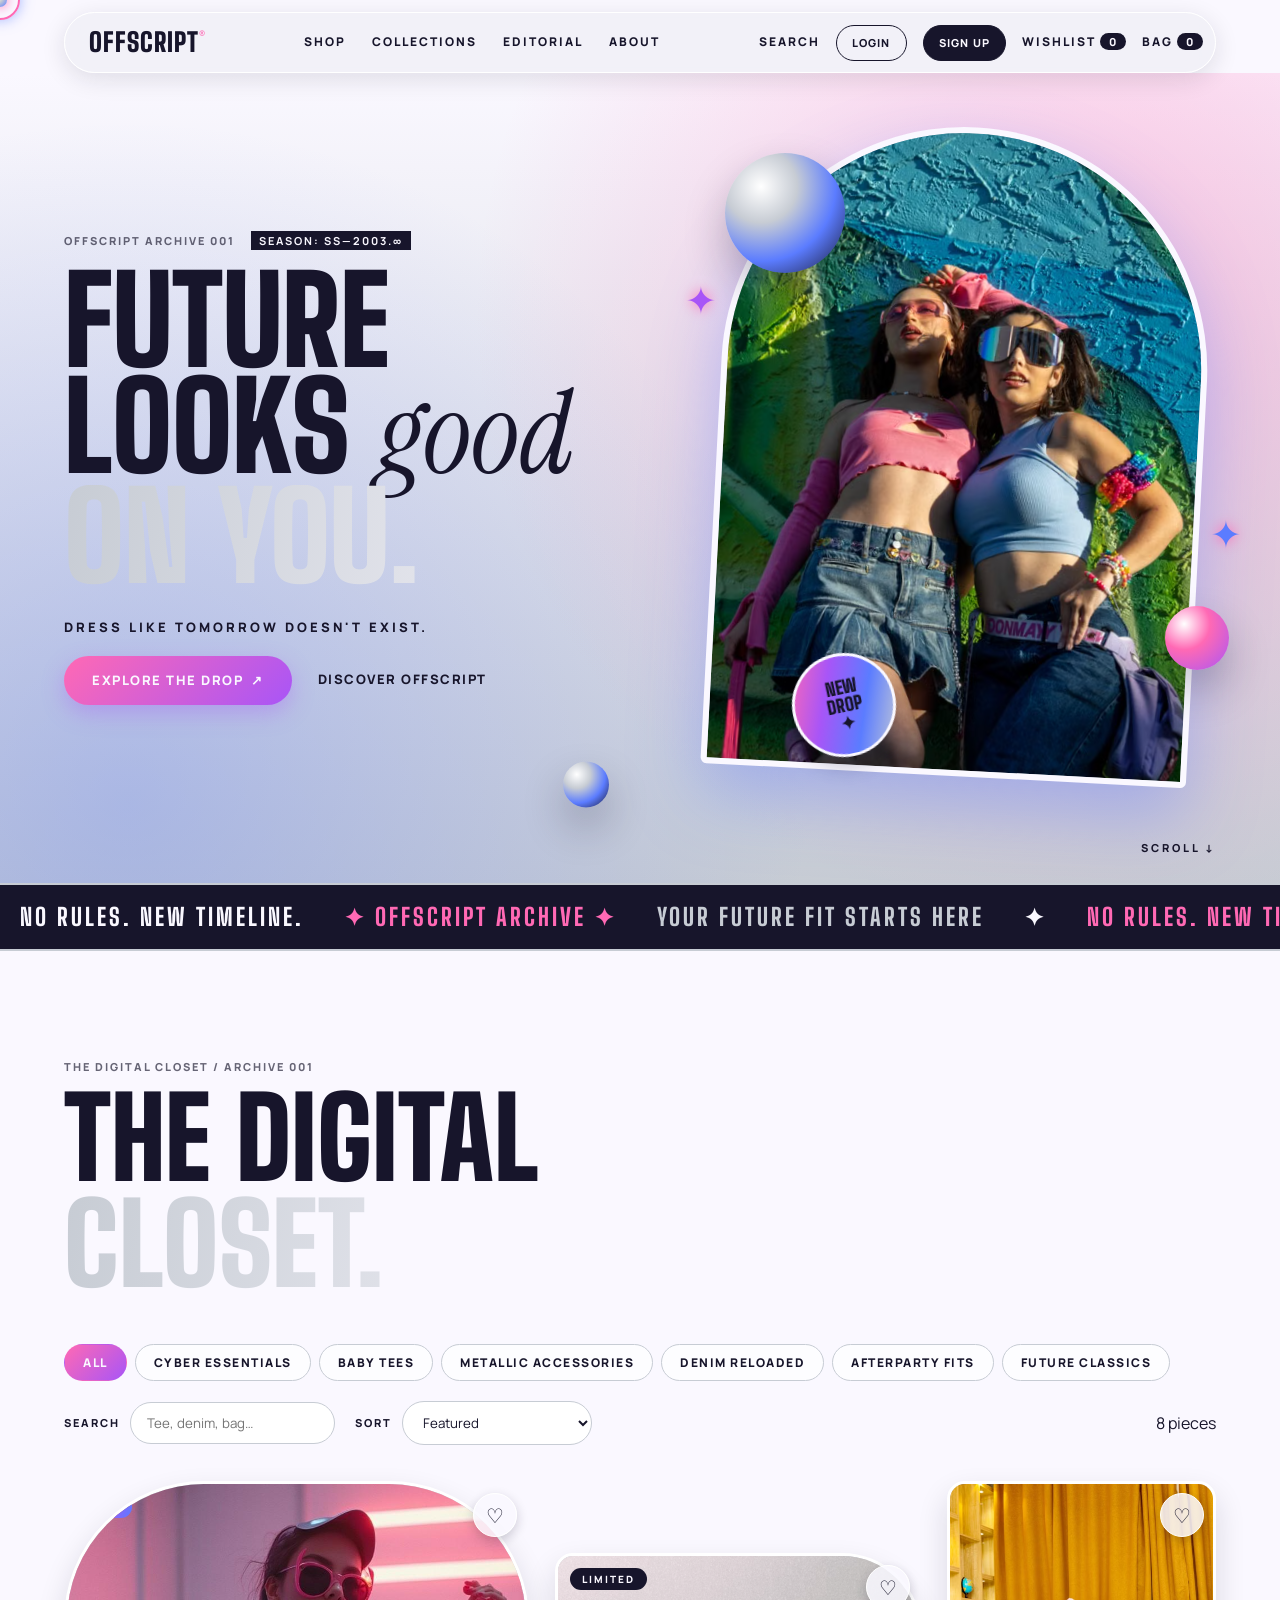
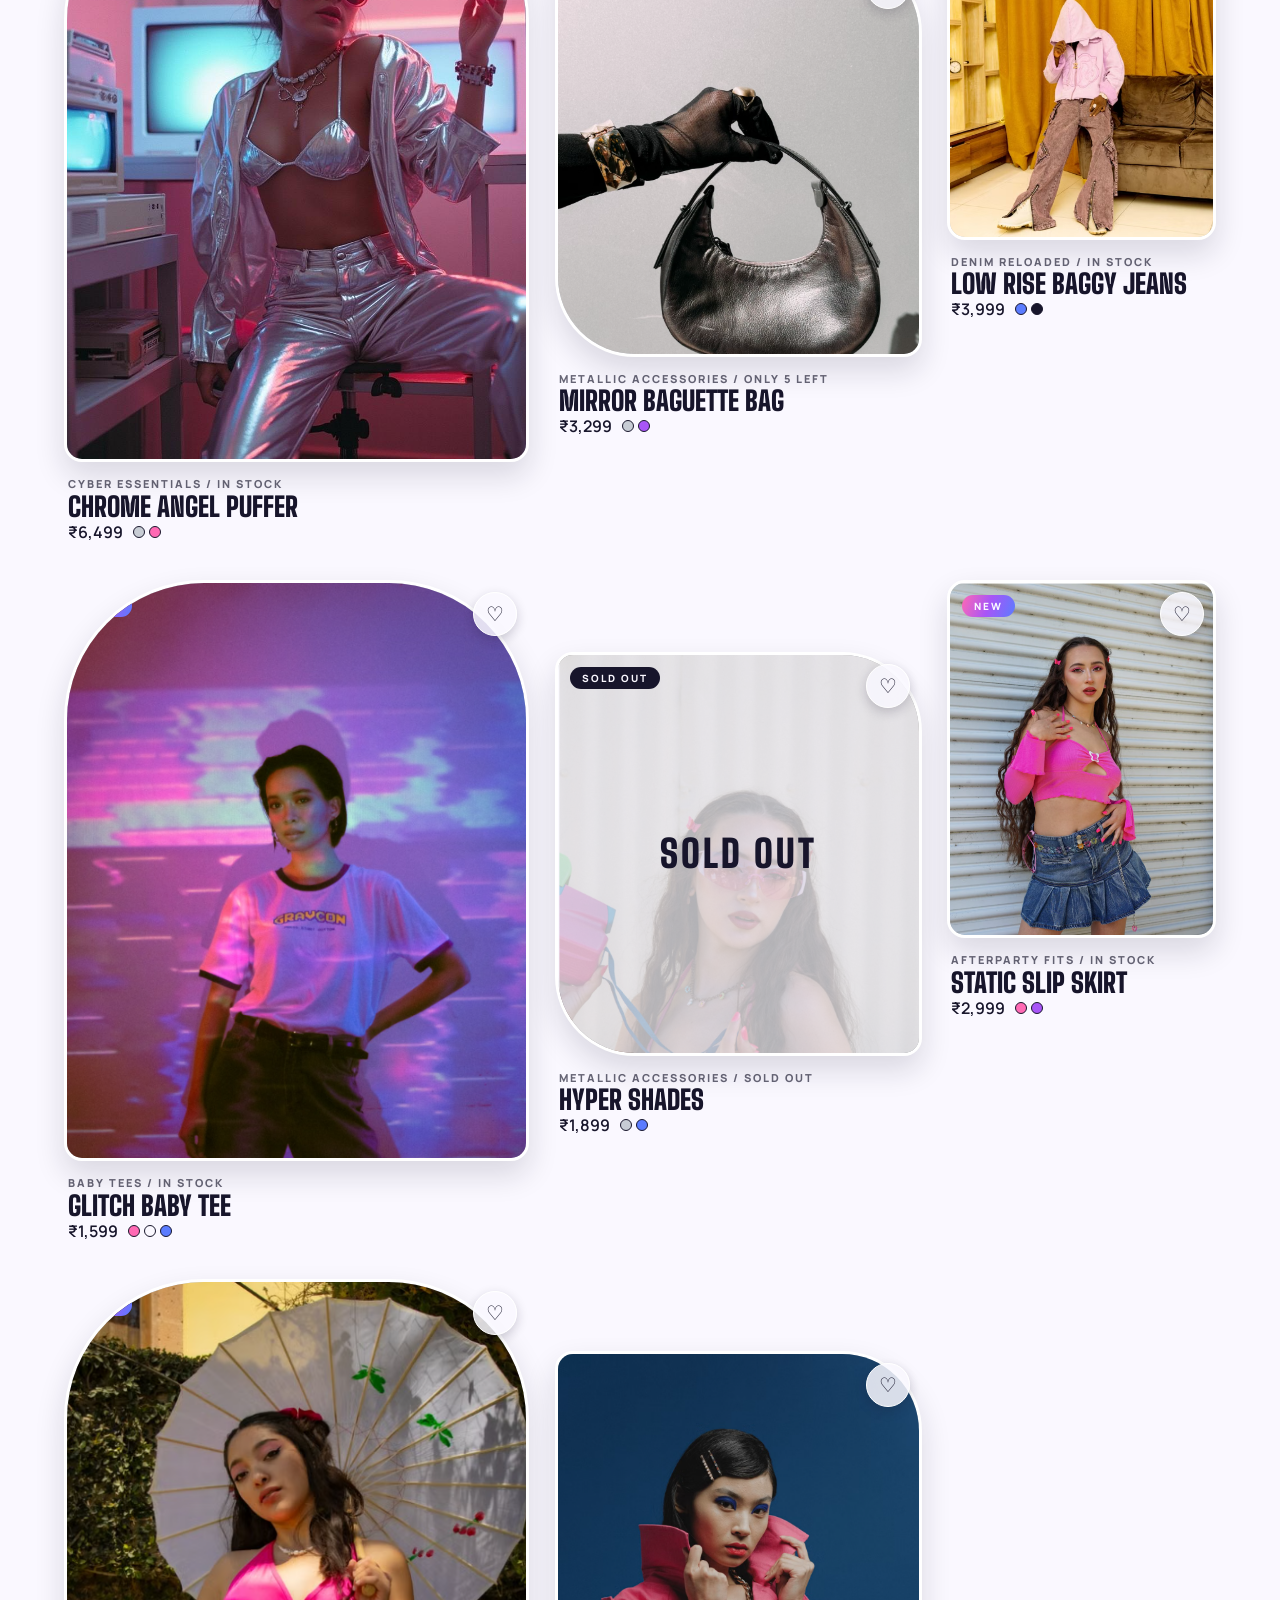
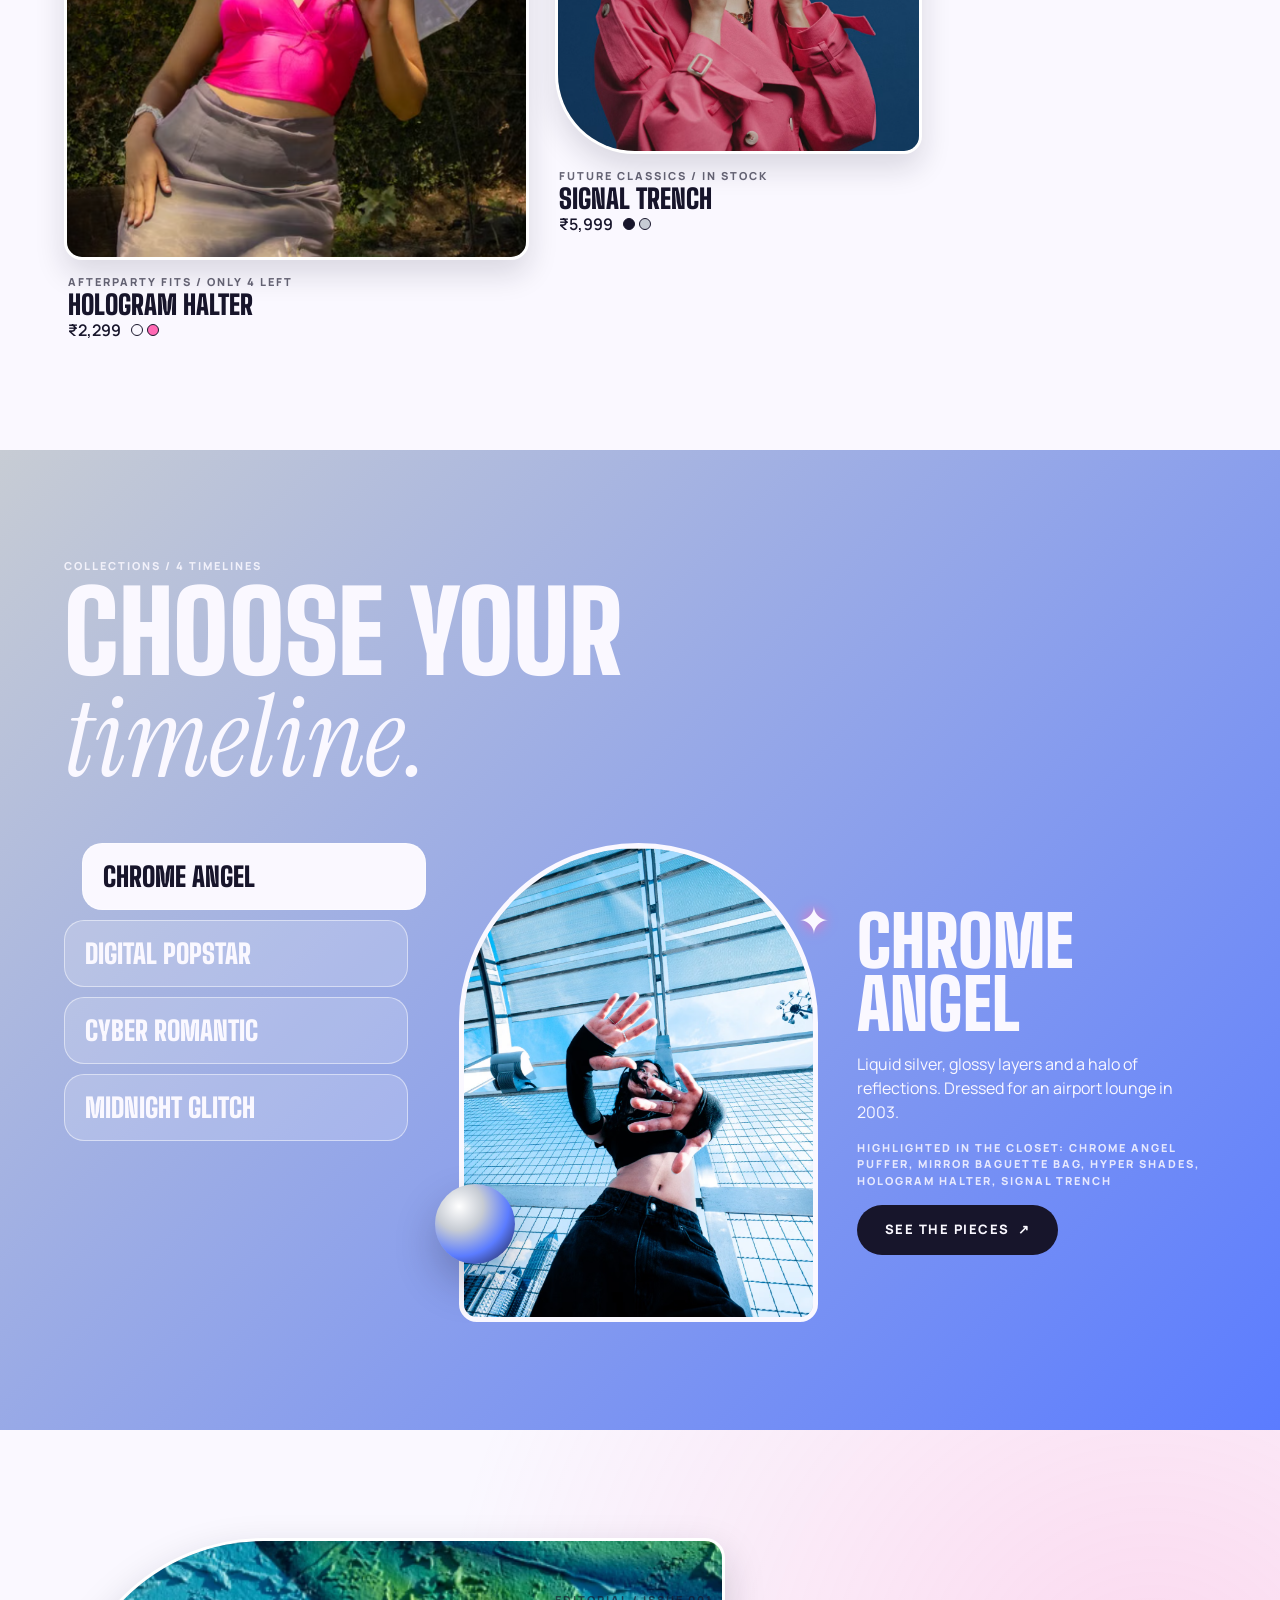
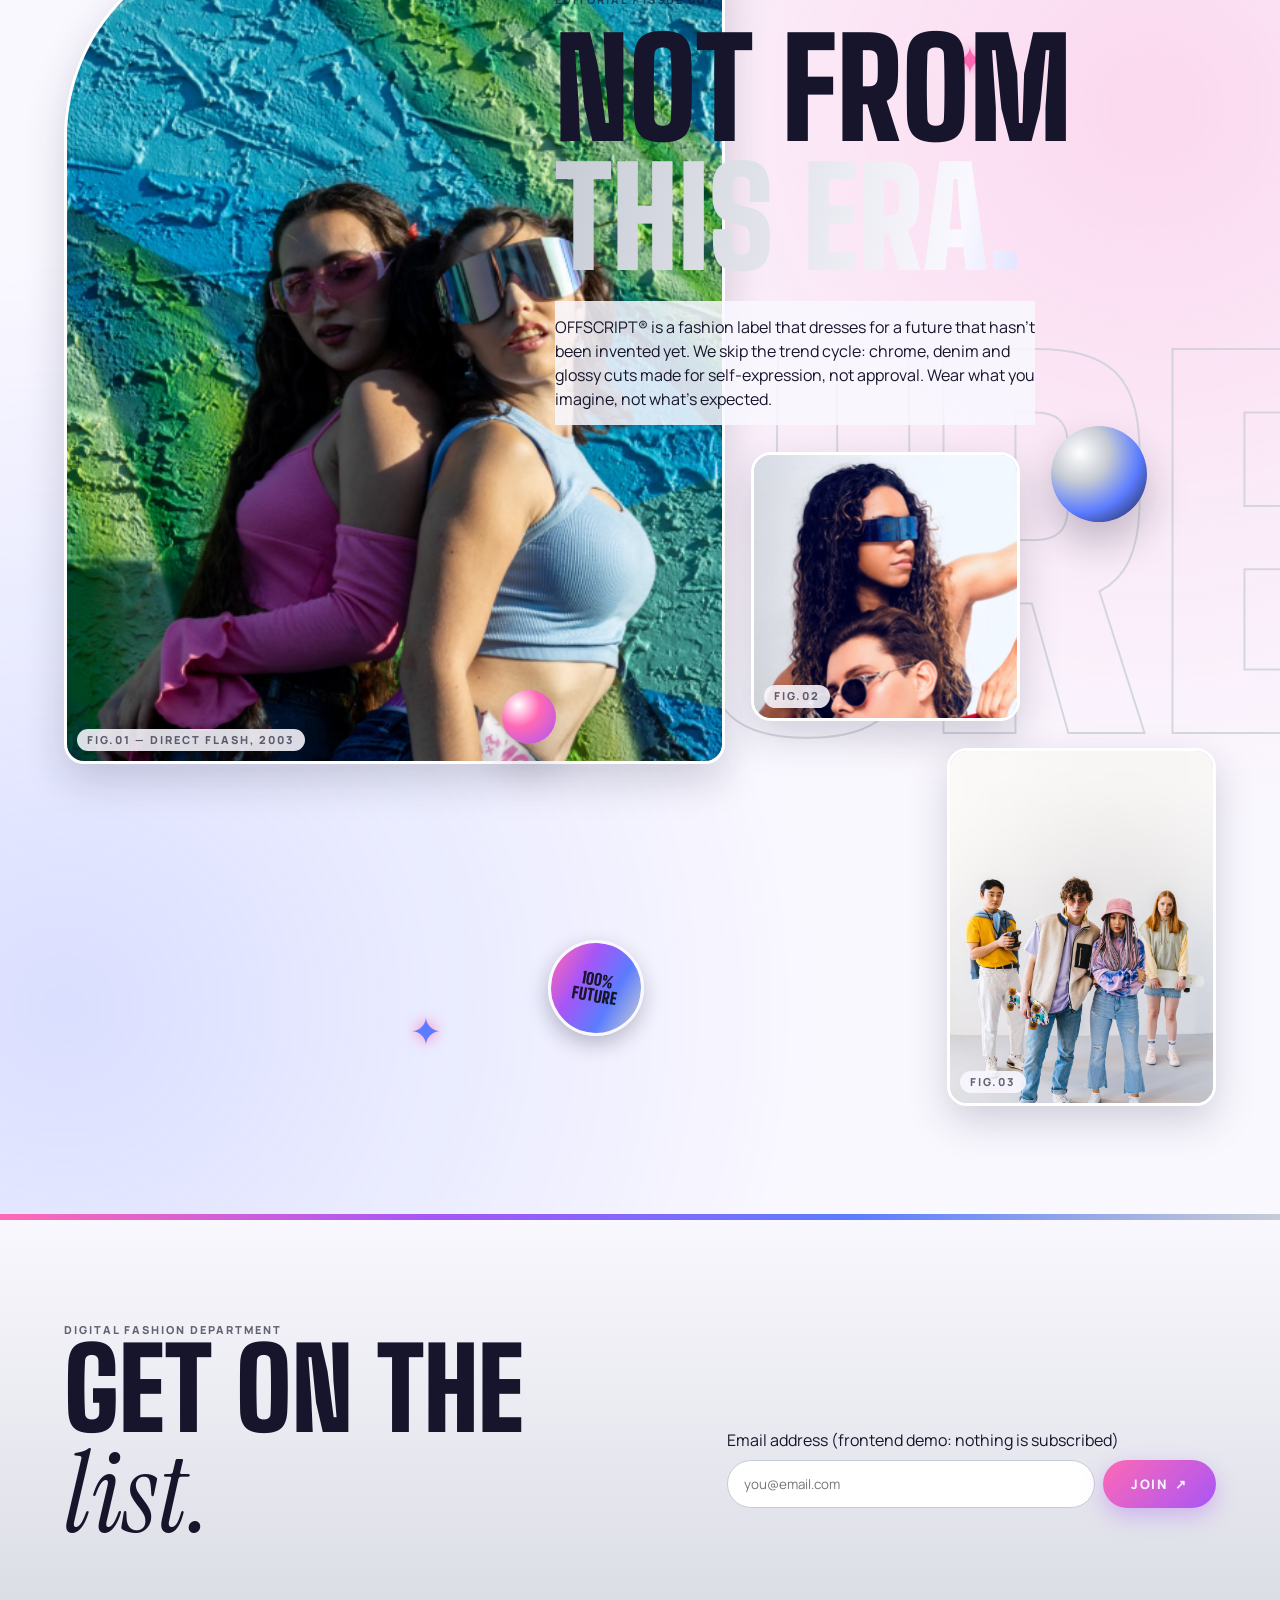
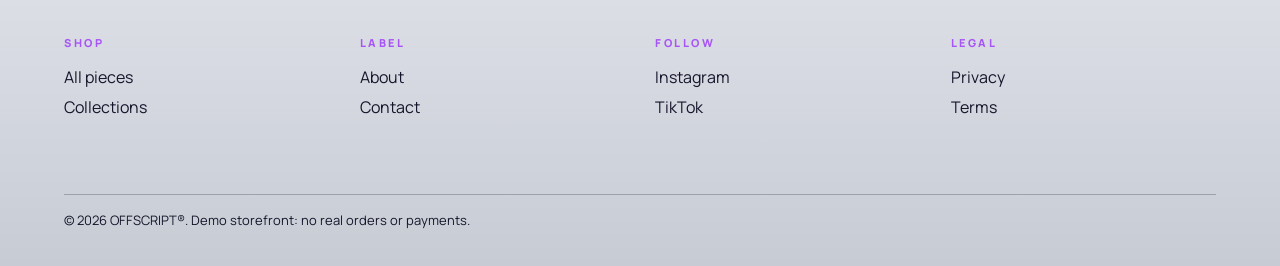
<file: index.html>
<!DOCTYPE html>
<html lang="en">
<head>
<meta charset="UTF-8">
<meta name="viewport" content="width=device-width, initial-scale=1">
<title>OFFSCRIPT® — Future looks good on you</title>
<meta name="description" content="OFFSCRIPT® Archive 001. Y2K future fashion. Demo storefront.">
<meta name="theme-color" content="#FAF8FF">
<script>document.documentElement.classList.add('js')</script>
<link rel="preconnect" href="https://fonts.googleapis.com">
<link rel="preconnect" href="https://fonts.gstatic.com" crossorigin>
<link href="https://fonts.googleapis.com/css2?family=Big+Shoulders+Display:wght@800;900&family=Instrument+Serif:ital@1&family=Manrope:wght@400;600;800&display=swap" rel="stylesheet">
<link rel="stylesheet" href="frontend/style.css">
</head>
<body>
<a class="skip" href="#shop">Skip to products</a>

<!-- Navbar -->
<header id="header">
  <a class="logo" href="#top">OFFSCRIPT<sup>®</sup></a>

  <nav id="menu" aria-label="Main">
    <a href="#shop">Shop</a>
    <a href="#timeline">Collections</a>
    <a href="#editorial">Editorial</a>
    <a href="#about">About</a>
  </nav>

  <div class="tools">
    <button id="btn-search">Search</button>

    <!-- Login and Signup Links -->
    <a class="auth-link auth-login" href="frontend/login.html">Login</a>
    <a class="auth-link auth-signup" href="frontend/signup.html">Sign up</a>

    <button id="btn-wish">Wishlist <span class="count" id="wish-count">0</span></button>
    <button id="btn-cart">Bag <span class="count" id="cart-count">0</span></button>
    <button id="btn-menu" aria-expanded="false" aria-controls="menu">Menu</button>
  </div>
</header>

<main>
  <!-- Hero Section -->
  <section class="hero" id="top">
    <div class="orb o1" data-parallax=".12"></div>
    <div class="orb o2" data-parallax="-.08"></div>
    <div class="orb o3" data-parallax=".05"></div>

    <div class="arch">
      <img id="hero-img" alt="OFFSCRIPT campaign photo">
    </div>

    <span class="star s1">✦</span>
    <span class="star s2">✦</span>

    <div class="sticker" aria-hidden="true">NEW<br>DROP<br>✦</div>

    <p class="cap hero-cap">OFFSCRIPT ARCHIVE 001 <b>SEASON: SS—2003.∞</b></p>

    <h1 class="hero-h" aria-label="Future looks good on you.">
      <span class="ln"><span>FUTURE</span></span>
      <span class="ln"><span>LOOKS <em>good</em></span></span>
      <span class="ln"><span class="chrome">ON YOU.</span></span>
    </h1>

    <div class="hero-copy">
      <p>DRESS LIKE TOMORROW DOESN'T EXIST.</p>
      <div class="hero-btns">
        <a class="btn" href="#shop" data-magnet>EXPLORE THE DROP <i>↗</i></a>
        <a class="link" href="#editorial">DISCOVER OFFSCRIPT</a>
      </div>
    </div>

    <a class="scroll" href="#ticker" aria-label="Scroll down">SCROLL ↓</a>
  </section>

  <div class="ticker" id="ticker" aria-hidden="true">
    <div class="track" id="track"></div>
  </div>

  <!-- Product Grid -->
  <section id="shop" aria-labelledby="shop-h">
    <p class="cap" data-reveal>THE DIGITAL CLOSET / ARCHIVE 001</p>

    <h2 class="big" id="shop-h" data-reveal>
      <span class="ln"><span>THE DIGITAL</span></span>
      <span class="ln"><span class="chrome">CLOSET.</span></span>
    </h2>

    <div class="filters" id="filters" role="group" aria-label="Category"></div>

    <div class="bar">
      <label class="search">
        Search
        <input id="q" type="search" placeholder="Tee, denim, bag…" autocomplete="off">
      </label>

      <label>
        Sort
        <select id="sort">
          <option value="featured">Featured</option>
          <option value="newest">Newest</option>
          <option value="price-asc">Price: low to high</option>
          <option value="price-desc">Price: high to low</option>
        </select>
      </label>

      <p id="result-count" aria-live="polite"></p>
    </div>

    <div id="grid" class="grid"></div>
    <div id="grid-state" class="state" hidden></div>
  </section>

  <!-- Collections: Choose Your Timeline -->
  <section id="timeline" class="tl" aria-labelledby="tl-h">
    <p class="cap">COLLECTIONS / 4 TIMELINES</p>
    <h2 class="big" id="tl-h">CHOOSE YOUR<br><em>timeline.</em></h2>

    <div class="tl-grid">
      <div class="tl-tabs" id="tl-tabs" role="radiogroup" aria-label="Choose a timeline"></div>

      <div class="tl-stage">
        <div class="tl-frame">
          <img id="tl-img" alt="">
          <span class="orb o4"></span>
          <span class="star s3">✦</span>
        </div>

        <div class="tl-text" aria-live="polite">
          <h3 id="tl-name"></h3>
          <p id="tl-desc"></p>
          <p class="cap" id="tl-picks"></p>
          <a class="btn" href="#shop" data-magnet>SEE THE PIECES <i>↗</i></a>
        </div>
      </div>
    </div>
  </section>

  <!-- Editorial -->
  <section id="editorial" class="edit" aria-labelledby="ed-h">
    <p class="ghost" aria-hidden="true" data-px=".12">FUTURE FUTURE</p>

    <div class="edit-grid">
      <div class="ed-main frame clip" data-reveal>
        <img id="ed-img" data-parallax=".05" alt="OFFSCRIPT editorial photo: two models against a graffiti wall">
        <span class="cap tape">FIG.01 — DIRECT FLASH, 2003</span>
      </div>

      <div class="ed-copy">
        <p class="cap" data-reveal>EDITORIAL / ISSUE 001</p>

        <h2 class="big" id="ed-h" data-reveal>
          <span class="ln"><span>NOT FROM</span></span>
          <span class="ln"><span class="chrome">THIS ERA.</span></span>
        </h2>

        <p data-reveal id="about">
          OFFSCRIPT® is a fashion label that dresses for a future that hasn't been invented yet. We skip the trend cycle: chrome, denim and glossy cuts made for self-expression, not approval. Wear what you imagine, not what's expected.
        </p>
      </div>

      <div class="ed-small s-a frame clip" data-reveal>
        <img id="ed-img2" alt="OFFSCRIPT editorial photo: duo in sunglasses and red">
        <span class="cap tape">FIG.02</span>
      </div>

      <div class="ed-small s-b frame clip" data-reveal>
        <img id="ed-img3" alt="OFFSCRIPT editorial photo: the crew in baggy denim">
        <span class="cap tape">FIG.03</span>
      </div>

      <div class="sticker alt" aria-hidden="true">100%<br>FUTURE</div>

      <span class="orb o5" data-parallax=".1"></span>
      <span class="orb o6" data-parallax="-.07"></span>
      <span class="star s4">✦</span>
      <span class="star s5">✦</span>
    </div>
  </section>
</main>

<!-- Footer -->
<footer>
  <div class="foot-top">
    <div>
      <p class="cap">DIGITAL FASHION DEPARTMENT</p>
      <h2 class="big">GET ON THE <em>list.</em></h2>
    </div>

    <form id="news-form" novalidate>
      <label for="news-email">Email address (frontend demo: nothing is subscribed)</label>

      <div class="row">
        <input id="news-email" type="email" data-validate="email" autocomplete="email" placeholder="you@email.com">
        <button class="btn" type="submit" data-magnet>JOIN <i>↗</i></button>
      </div>

      <p class="err" id="news-email-err" role="alert"></p>
      <p class="ok" id="news-ok" role="status"></p>
    </form>
  </div>

  <div class="foot-grid">
    <div>
      <h3>Shop</h3>
      <a href="#shop">All pieces</a>
      <a href="#timeline">Collections</a>
    </div>

    <div>
      <h3>Label</h3>
      <a href="#about">About</a>
      <a href="mailto:hello@offscript.example">Contact</a>
    </div>

    <div>
      <h3>Follow</h3>
      <a href="https://instagram.com" rel="noopener" target="_blank">Instagram</a>
      <a href="https://tiktok.com" rel="noopener" target="_blank">TikTok</a>
    </div>

    <div>
      <h3>Legal</h3>
      <a href="#" data-soon>Privacy</a>
      <a href="#" data-soon>Terms</a>
    </div>
  </div>

  <p class="foot-bar">© 2026 OFFSCRIPT®. Demo storefront: no real orders or payments.</p>
</footer>

<button id="to-top" aria-label="Back to top">↑</button>
<div id="overlay"></div>

<!-- Cart Drawer -->
<aside id="cart-drawer" class="panel drawer" aria-label="Shopping bag" aria-hidden="true">
  <div class="drawer-head">
    <h2>YOUR BAG</h2>
    <button class="close" data-close aria-label="Close bag">Close</button>
  </div>

  <div id="cart-items" class="drawer-body"></div>

  <div class="drawer-foot">
    <p class="total">Subtotal <strong id="cart-total">₹0</strong></p>
    <button class="btn" id="checkout">DEMO CHECKOUT <i>↗</i></button>
    <p id="checkout-note" role="status" class="note">Demo only: no order is created, no payment is taken.</p>
  </div>
</aside>

<!-- Wishlist -->
<aside id="wish-drawer" class="panel drawer" aria-label="Wishlist" aria-hidden="true">
  <div class="drawer-head">
    <h2>WISHLIST</h2>
    <button class="close" data-close aria-label="Close wishlist">Close</button>
  </div>

  <div id="wish-items" class="drawer-body"></div>
</aside>

<!-- Quick View -->
<dialog id="product-dlg" aria-label="Quick view">
  <button class="close" data-dclose aria-label="Close quick view">Close</button>
  <div id="product-body"></div>
</dialog>

<div id="toast" role="status" aria-live="polite"></div>
<div id="cur-dot" aria-hidden="true"></div>
<div id="cur-ring" aria-hidden="true"></div>

<script src="frontend/script.js"></script>
</body>
</html>
</file>
<file: frontend/style.css>
@property --a { syntax: '<color>'; inherits: true; initial-value: #C7CCD4; }
@property --b { syntax: '<color>'; inherits: true; initial-value: #5B7CFF; }

:root {
  --silver: #C7CCD4;
  --pink: #FF69B4;
  --blue: #5B7CFF;
  --purple: #A855F7;
  --pearl: #FAF8FF;
  --navy: #17152B;
  --a: #C7CCD4;
  --b: #5B7CFF;
  --display-font: 'Big Shoulders Display', Impact, sans-serif;
  --serif-font: 'Instrument Serif', Georgia, serif;
  --body-font: 'Manrope', Arial, sans-serif;
}

* { box-sizing: border-box; }

html { scroll-behavior: smooth; scroll-padding-top: 90px; }

body {
  margin: 0;
  background: var(--pearl);
  color: var(--navy);
  font-family: var(--body-font);
  font-size: 16px;
  line-height: 1.5;
  overflow-x: hidden;
}

h1, h2, h3, p { margin: 0; }
a { color: inherit; }
button { font-family: inherit; color: inherit; background: none; border: 0; cursor: pointer; }
img { display: block; max-width: 100%; }

input, select {
  font-family: inherit;
  color: inherit;
  background: white;
  border: 1px solid var(--silver);
  border-radius: 999px;
  padding: 11px 16px;
  min-width: 190px;
}


:focus-visible { outline: 3px solid var(--purple); outline-offset: 3px; }


[hidden] { display: none !important; }

.skip { position: absolute; left: -999px; }
.skip:focus { left: 8px; top: 8px; background: var(--navy); color: var(--pearl); padding: 8px; z-index: 99; }

section { padding: 12vh 5vw; }



.big {
  font-family: var(--display-font);
  font-weight: 900;
  font-size: 7rem;
  line-height: 0.9;
  text-transform: uppercase;
}

em { font-family: var(--serif-font); font-style: italic; font-weight: 400; text-transform: none; }

.chrome {
  background: linear-gradient(100deg, var(--silver), var(--pearl), var(--blue), var(--pink), var(--silver));
  background-size: 250% 100%;
  -webkit-background-clip: text;
  background-clip: text;
  color: transparent;
  animation: shine 6s linear infinite;
}

.cap {
  font-size: 11px;
  font-weight: 800;
  letter-spacing: 2px;
  text-transform: uppercase;
  color: rgba(23, 21, 43, 0.65);
}
.cap b { margin-left: 12px; padding: 2px 8px; background: var(--navy); color: var(--pearl); }

.ln { display: block; overflow: hidden; padding: 2px 6px 4px; margin: 0 -6px; }
.ln span { display: block; }

.btn {
  display: inline-flex;
  align-items: center;
  justify-content: center;
  gap: 8px;
  padding: 15px 28px;
  border-radius: 999px;
  background: linear-gradient(135deg, var(--pink), var(--purple));
  color: var(--pearl);
  font-size: 13px;
  font-weight: 800;
  letter-spacing: 1.5px;
  text-decoration: none;
  box-shadow: 0 8px 22px rgba(168, 85, 247, 0.35);
  transition: transform 0.3s, box-shadow 0.3s;
}
.btn:hover { transform: translateY(-3px); box-shadow: 0 12px 30px rgba(91, 124, 255, 0.5); }
.btn i { font-style: normal; transition: transform 0.3s; }
.btn:hover i { transform: translate(4px, -4px); }
.btn:disabled { opacity: 0.4; pointer-events: none; }

.link { font-size: 13px; font-weight: 800; letter-spacing: 1.5px; text-decoration: none; border-bottom: 2px solid transparent; }
.link:hover { border-bottom-color: var(--pink); }

.close { border: 1px solid currentColor; border-radius: 999px; padding: 6px 16px; font-size: 13px; font-weight: 600; }
.close:hover { background: var(--navy); color: var(--pearl); }

.orb {
  position: absolute;
  border-radius: 50%;
  background: radial-gradient(circle at 30% 28%, white, var(--silver) 30%, var(--blue) 62%, var(--navy));
  box-shadow: 0 20px 40px rgba(23, 21, 43, 0.25);
  animation: float 7s ease-in-out infinite;
  z-index: 2;
}

.star { position: absolute; font-size: 38px; color: var(--purple); text-shadow: 0 0 14px var(--pink); z-index: 2; }

.sticker {
  position: absolute;
  right: 30vw;
  bottom: 14vh;
  z-index: 4;
  width: 104px;
  height: 104px;
  border-radius: 50%;
  display: flex;
  align-items: center;
  justify-content: center;
  text-align: center;
  font-family: var(--display-font);
  font-weight: 900;
  font-size: 18px;
  line-height: 1;
  color: var(--navy);
  background: linear-gradient(110deg, var(--pink), var(--purple), var(--blue), var(--silver));
  border: 3px solid var(--pearl);
  transform: rotate(-12deg);
  box-shadow: 0 8px 20px rgba(23, 21, 43, 0.25);
}

header {
  position: sticky;      
  z-index: 50;
  margin: 12px 5vw 0;
  padding: 10px 12px 10px 24px;
  display: flex;
  align-items: center;
  justify-content: space-between;
  gap: 12px;
  border-radius: 999px;
  background: rgba(240, 240, 247, 0.85);
  backdrop-filter: blur(14px);   
  border: 1px solid white;
  box-shadow: 0 6px 24px rgba(23, 21, 43, 0.12);
}
header.stuck { box-shadow: 0 10px 34px rgba(23, 21, 43, 0.22); }  

.logo { font-family: var(--display-font); font-weight: 900; font-size: 26px; letter-spacing: 1px; text-decoration: none; }
.logo sup { font-size: 13px; color: var(--pink); }

nav { display: flex; gap: 26px; }
nav a, .tools button {
  font-size: 12px;
  font-weight: 800;
  letter-spacing: 2px;
  text-transform: uppercase;
  text-decoration: none;
  padding: 6px 0;
  border-bottom: 2px solid transparent;
}
nav a:hover, .tools button:hover { border-bottom-color: var(--pink); }

.tools { display: flex; align-items: center; gap: 16px; }
.count { display: inline-block; min-width: 26px; padding: 1px 6px; border-radius: 999px; background: var(--navy); color: var(--pearl); text-align: center; font-size: 11px; }

/* Login / Sign up — matching navbar button pair */
.tools .auth-link {
  display: inline-flex;
  align-items: center;
  justify-content: center;
  min-height: 36px;
  padding: 8px 15px;
  border: 1px solid var(--navy);
  border-radius: 999px;
  font-size: 11px;
  font-weight: 800;
  letter-spacing: 1.2px;
  line-height: 1;
  text-transform: uppercase;
  text-decoration: none;
  white-space: nowrap;
  transition: background 0.25s ease, color 0.25s ease,
              border-color 0.25s ease, transform 0.25s ease;
}

.tools .auth-login {
  color: var(--navy);
  background: transparent;
}

.tools .auth-signup {
  color: var(--pearl);
  background: var(--navy);
  border-color: var(--navy);
}

.tools .auth-login:hover {
  color: var(--pearl);
  background: var(--navy);
  border-bottom-color: var(--navy);
  transform: translateY(-1px);
}

.tools .auth-signup:hover {
  color: var(--navy);
  background: var(--silver);
  border-color: var(--silver);
  border-bottom-color: var(--silver);
  transform: translateY(-1px);
}

@media (max-width: 900px) {
  .tools .auth-link {
    min-height: 32px;
    padding: 7px 11px;
    font-size: 10px;
    letter-spacing: 0.8px;
  }
}


#btn-menu { display: none; background: var(--navy); color: var(--pearl); border-radius: 999px; padding: 8px 16px; border-bottom: 0; }


.hero {
  position: relative;
  min-height: 90vh;
  padding: 6vh 5vw 8vh;
  display: flex;
  flex-direction: column;
  justify-content: center;
  overflow: hidden;
  background:
    radial-gradient(circle at 85% 30%, rgba(255, 105, 180, 0.35), transparent 50%),
    radial-gradient(circle at 10% 90%, rgba(91, 124, 255, 0.3), transparent 50%),
    linear-gradient(180deg, var(--pearl), var(--silver));
}


.arch {
  position: absolute;
  right: 6vw;
  top: 6vh;
  width: 38vw;
  max-width: 520px;
  aspect-ratio: 3 / 4;
  border-radius: 999px 999px 24px 24px; 
  overflow: hidden;
  border: 6px solid var(--pearl);
  box-shadow: 0 30px 70px rgba(91, 124, 255, 0.4);
  transform: rotate(3deg);
}
.arch img { width: 100%; height: 100%; object-fit: cover; }

.hero-cap, .hero-h, .hero-copy { position: relative; z-index: 3; }
.hero-cap { margin-bottom: 18px; }
.hero-h { font-family: var(--display-font); font-weight: 900; font-size: 9.5vw; line-height: 0.85; text-transform: uppercase; }   
.hero-h .ln { padding-bottom: 0.25em; margin-bottom: -0.25em; }
.hero-h em { font-size: 0.95em; }
.hero-copy { margin-top: 30px; }
.hero-copy > p { font-size: 13px; font-weight: 800; letter-spacing: 3px; margin-bottom: 18px; }
.hero-btns { display: flex; align-items: center; gap: 26px; flex-wrap: wrap; }
.scroll { position: absolute; right: 5vw; bottom: 3vh; font-size: 11px; font-weight: 800; letter-spacing: 3px; text-decoration: none; }


.o1 { width: 120px; height: 120px; right: 34vw; top: 12vh; }
.o2 { width: 64px; height: 64px; right: 4vw; bottom: 22vh; background: radial-gradient(circle at 30% 28%, white, var(--pink) 40%, var(--purple)); }
.o3 { width: 46px; height: 46px; left: 44vw; bottom: 10vh; }
.s1 { right: 44vw; top: 22vh; }
.s2 { right: 3vw; top: 48vh; color: var(--blue); }


.ticker { overflow: hidden; background: var(--navy); color: var(--pearl); border-top: 2px solid var(--silver); border-bottom: 2px solid var(--silver); }
.track { display: flex; width: max-content; animation: scroll-left 32s linear infinite; }
.ticker:hover .track { animation-play-state: paused; }
.track span { padding: 14px 20px; font-family: var(--display-font); font-weight: 800; font-size: 24px; letter-spacing: 3px; white-space: nowrap; text-transform: uppercase; }
.track span:nth-child(3n+2) { color: var(--pink); }
.track span:nth-child(3n) { color: var(--silver); }


#shop .big { margin: 10px 0 5vh; }

.filters { display: flex; flex-wrap: wrap; gap: 8px; padding-bottom: 14px; }
.filters button {
  padding: 9px 18px;
  border-radius: 999px;
  background: rgba(255, 255, 255, 0.7);
  border: 1px solid var(--silver);
  font-size: 12px;
  font-weight: 800;
  letter-spacing: 1.5px;
  text-transform: uppercase;
  transition: background 0.3s, color 0.3s;
}
.filters button:hover { border-color: var(--purple); }
.filters button[aria-pressed="true"] { background: linear-gradient(135deg, var(--pink), var(--purple)); color: var(--pearl); border-color: transparent; }

.bar { display: flex; align-items: center; flex-wrap: wrap; gap: 20px; padding: 6px 0 4vh; }
.bar label { display: flex; align-items: center; gap: 10px; font-size: 11px; font-weight: 800; letter-spacing: 2px; text-transform: uppercase; }
.bar p { margin-left: auto; }


.grid { display: grid; grid-template-columns: repeat(12, 1fr); gap: 4vh 2vw; align-items: start; }
.card { position: relative; grid-column: span 4; animation: rise 0.7s ease both; transition: transform 0.4s, opacity 0.4s; }
.card:nth-child(3n+1) { grid-column: span 5; }
.card:nth-child(3n+2) { grid-column: span 4; margin-top: 8vh; }
.card:nth-child(3n) { grid-column: span 3; }
.card:hover { transform: translateY(-6px); }

.ph {
  position: relative;
  display: block;
  width: 100%;
  padding: 0;
  aspect-ratio: 4 / 5;
  overflow: hidden;
  border-radius: 140px 140px 18px 18px;
  border: 3px solid white;
  box-shadow: 0 14px 30px rgba(23, 21, 43, 0.14);
}
.card:nth-child(3n+2) .ph { aspect-ratio: 1 / 1.1; border-radius: 18px 80px 18px 80px; }
.card:nth-child(3n) .ph { aspect-ratio: 3 / 4; border-radius: 18px; }
.ph img { position: absolute; top: 0; left: 0; width: 100%; height: 100%; object-fit: cover; transition: transform 0.8s, opacity 0.4s; }
.ph img + img { opacity: 0; }                       
.card:hover .ph img { transform: scale(1.06); }     
.card:hover .ph img + img { opacity: 1; }           

.badge { position: absolute; left: 12px; top: 12px; z-index: 2; padding: 4px 12px; border-radius: 999px; background: var(--navy); color: var(--pearl); font-size: 10px; font-weight: 800; letter-spacing: 2px; }
.badge.new { background: linear-gradient(110deg, var(--pink), var(--purple), var(--blue)); }

.card.sold .ph::after { content: "SOLD OUT"; position: absolute; top: 0; left: 0; width: 100%; height: 100%; display: flex; align-items: center; justify-content: center; background: rgba(250, 248, 255, 0.7); font-family: var(--display-font); font-weight: 900; font-size: 38px; letter-spacing: 3px; }

/* Heart button */
.wish { position: absolute; right: 12px; top: 12px; z-index: 2; width: 44px; height: 44px; border-radius: 50%; background: rgba(250, 248, 255, 0.85); border: 1px solid white; font-size: 20px; box-shadow: 0 4px 12px rgba(23, 21, 43, 0.2); transition: background 0.3s; }
.wish[aria-pressed="true"] { background: var(--pink); color: white; }
.wish.pop { animation: pop 0.5s ease; }

.info { padding: 14px 4px 0; }
.info h3 { font-family: var(--display-font); font-weight: 900; font-size: 27px; line-height: 1; text-transform: uppercase; }
.price { display: flex; align-items: center; gap: 10px; font-weight: 600; }
.dots { display: flex; gap: 4px; }
.dot { width: 12px; height: 12px; border-radius: 50%; border: 1px solid var(--navy); }


.card.hl .ph { box-shadow: 0 0 0 3px var(--purple), 0 0 34px rgba(168, 85, 247, 0.6); }
.card.dim { opacity: 0.4; }

.state { padding: 12vh 0; text-align: center; font-family: var(--display-font); font-weight: 900; font-size: 32px; text-transform: uppercase; }


.tl { position: relative; overflow: hidden; color: var(--pearl); background: linear-gradient(135deg, var(--a), var(--b)); transition: --a 0.8s, --b 0.8s; }
.tl .cap { color: rgba(250, 248, 255, 0.85); }
.tl .big { margin: 8px 0 6vh; }
.tl-grid { display: grid; grid-template-columns: 1fr 2.2fr; gap: 4vw; align-items: start; }
.tl-tabs { display: grid; gap: 10px; }
.tl-tab {
  text-align: left;
  padding: 16px 20px;
  border-radius: 20px;
  background: rgba(250, 248, 255, 0.18);
  border: 1px solid rgba(255, 255, 255, 0.5);
  font-family: var(--display-font);
  font-weight: 900;
  font-size: 27px;
  text-transform: uppercase;
  transition: transform 0.4s, background 0.3s, color 0.3s;
}
.tl-tab:hover { transform: translateX(6px); }
.tl-tab[aria-checked="true"] { background: var(--pearl); color: var(--navy); transform: translateX(18px); }
.tl-stage { display: grid; grid-template-columns: 1fr 1fr; gap: 3vw; align-items: center; }
.tl-frame { position: relative; aspect-ratio: 3 / 4; border-radius: 200px 200px 20px 20px; }
.tl-frame img { width: 100%; height: 100%; object-fit: cover; border-radius: inherit; border: 5px solid var(--pearl); transition: opacity 0.35s; }
.tl-frame.swap img { opacity: 0; }                   /* class added briefly by JavaScript to fade the image */
.tl-text { display: grid; gap: 16px; justify-items: start; }
.tl-text h3 { font-family: var(--display-font); font-weight: 900; font-size: 70px; line-height: 0.9; text-transform: uppercase; }
.tl-text .btn { background: var(--navy); box-shadow: none; }
.o4 { width: 80px; height: 80px; left: -24px; bottom: 12%; }
.s3 { right: -12px; top: 10%; color: var(--pearl); }


.edit {
  position: relative;
  overflow: hidden;
  background:
    radial-gradient(circle at 90% 20%, rgba(255, 105, 180, 0.22), transparent 45%),
    radial-gradient(circle at 5% 85%, rgba(91, 124, 255, 0.2), transparent 45%),
    var(--pearl);
}
.ghost { position: absolute; left: 0; top: 38%; z-index: 0; white-space: nowrap; font-family: var(--display-font); font-weight: 900; font-size: 30rem; line-height: 0.8; color: transparent; -webkit-text-stroke: 2px rgba(199, 204, 212, 0.7); pointer-events: none; user-select: none; }

.edit-grid { position: relative; z-index: 1; display: grid; grid-template-columns: repeat(12, 1fr); gap: 3vh 2vw; align-items: start; }
.frame { position: relative; overflow: hidden; border: 3px solid white; box-shadow: 0 16px 40px rgba(23, 21, 43, 0.18); }
.frame img { width: 100%; height: 100%; object-fit: cover; transform: scale(1.1); }
.ed-main { grid-column: 1 / 8; grid-row: 1 / 4; aspect-ratio: 4 / 5; border-radius: 200px 20px 20px 20px; }
.ed-copy { grid-column: 6 / 13; grid-row: 1; position: relative; z-index: 3; display: grid; gap: 18px; padding-top: 6vh; }
.ed-copy .big { font-size: 8.5rem; }
.ed-copy > p:last-child { max-width: 30rem; background: rgba(250, 248, 255, 0.85); padding: 14px 0; }
.ed-small { aspect-ratio: 1 / 1; border-radius: 20px; transition: transform 0.5s; }
.s-a { grid-column: 8 / 11; grid-row: 2; transform: rotate(-4deg); }
.s-b { grid-column: 10 / 13; grid-row: 3; transform: rotate(3deg); aspect-ratio: 3 / 4; }
.s-a:hover, .s-b:hover { transform: rotate(0deg) scale(1.04); }
.tape { position: absolute; left: 10px; bottom: 10px; z-index: 2; padding: 3px 10px; border-radius: 999px; background: rgba(250, 248, 255, 0.88); }
.sticker.alt { right: auto; left: 42%; bottom: 6%; width: 96px; height: 96px; font-size: 16px; transform: rotate(10deg); }
.o5 { width: 96px; height: 96px; right: 6%; top: 46%; }
.o6 { width: 54px; height: 54px; left: 38%; top: 62%; background: radial-gradient(circle at 30% 28%, white, var(--pink) 40%, var(--purple)); }
.s4 { right: 20%; top: 8%; color: var(--pink); }
.s5 { left: 30%; bottom: 4%; color: var(--blue); }

footer { position: relative; padding: 12vh 5vw 4vh; background: linear-gradient(180deg, var(--pearl), var(--silver)); }
footer::before { content: ""; position: absolute; top: 0; left: 0; right: 0; height: 6px; background: linear-gradient(110deg, var(--pink), var(--purple), var(--blue), var(--silver)); }
.foot-top { display: grid; grid-template-columns: 1.2fr 1fr; gap: 6vw; align-items: end; }
.foot-top form { display: grid; gap: 8px; }
.row { display: flex; flex-wrap: wrap; gap: 8px; }
.row input { flex: 1; }
.err { min-height: 21px; font-size: 14px; font-weight: 800; }
.err:not(:empty)::before { content: "✕ "; }
.ok { font-weight: 800; color: var(--purple); }
input[aria-invalid="true"] { border: 2px solid var(--pink); }   /* set by JavaScript when the email is wrong */
.foot-grid { display: grid; grid-template-columns: repeat(4, 1fr); gap: 30px; margin-top: 10vh; }
.foot-grid h3 { margin-bottom: 10px; font-size: 11px; font-weight: 800; letter-spacing: 2.5px; text-transform: uppercase; color: var(--purple); }
.foot-grid a { display: block; padding: 3px 0; text-decoration: none; }
.foot-grid a:hover { color: var(--pink); }
.foot-bar { margin-top: 8vh; padding-top: 16px; border-top: 1px solid rgba(23, 21, 43, 0.25); font-size: 13px; }



#overlay { position: fixed; top: 0; left: 0; right: 0; bottom: 0; z-index: 60; background: rgba(23, 21, 43, 0.55); opacity: 0; visibility: hidden; transition: opacity 0.3s, visibility 0.3s; }
#overlay.open { opacity: 1; visibility: visible; }

.drawer { position: fixed; top: 0; right: 0; bottom: 0; z-index: 70; width: 440px; max-width: 100%; display: flex; flex-direction: column; background: #f0eefa; border-left: 3px solid white; box-shadow: -20px 0 60px rgba(23, 21, 43, 0.3); transform: translateX(105%); visibility: hidden; transition: transform 0.5s, visibility 0.5s; }
.drawer.open { transform: translateX(0); visibility: visible; }
.drawer-head { display: flex; align-items: center; justify-content: space-between; padding: 20px; border-bottom: 1px solid var(--silver); }
.drawer-head h2 { font-family: var(--display-font); font-weight: 900; font-size: 32px; }
.drawer-body { flex: 1; overflow: auto; padding: 18px; }
.drawer-foot { display: grid; gap: 10px; padding: 18px; border-top: 1px solid var(--silver); }
.total { display: flex; justify-content: space-between; font-weight: 800; }
.note { font-size: 13px; color: rgba(23, 21, 43, 0.65); }

.line { display: flex; gap: 14px; padding: 14px 0; border-bottom: 1px solid var(--silver); }
.line img { width: 72px; height: 92px; object-fit: cover; border-radius: 36px 36px 10px 10px; border: 2px solid white; }
.line-info { flex: 1; }
.qty { display: flex; align-items: center; gap: 8px; margin-top: 8px; }
.qty button { min-width: 32px; height: 32px; border-radius: 50%; border: 1px solid var(--navy); }
.qty button:hover { background: var(--navy); color: var(--pearl); }
.qty .link { min-width: 0; height: auto; margin-left: auto; border: 0; border-radius: 0; color: var(--purple); }
.qty .link:hover { background: none; }

.empty { display: grid; justify-items: center; gap: 10px; padding: 8vh 0; text-align: center; }
.empty .orb { position: relative; width: 70px; height: 70px; }
.empty h3 { font-family: var(--display-font); font-weight: 900; font-size: 29px; text-transform: uppercase; }
.bag-bump { animation: pop 0.5s ease; }

dialog { width: 860px; max-width: 94vw; max-height: 92vh; overflow-y: auto; overscroll-behavior: contain; padding: 26px; border: 0; border-radius: 32px; background: var(--pearl); color: var(--navy); box-shadow: 0 30px 80px rgba(23, 21, 43, 0.5); }
dialog::backdrop { background: rgba(23, 21, 43, 0.7); }
dialog > .close { float: right; }
.pd { display: grid; grid-template-columns: 1fr 1fr; gap: 26px; clear: both; }
.pd img { width: 100%; aspect-ratio: 4 / 5; object-fit: cover; border-radius: 160px 160px 18px 18px; border: 3px solid white; }
.pd h2 { margin: 6px 0 10px; font-family: var(--display-font); font-weight: 900; font-size: 54px; line-height: 0.9; text-transform: uppercase; }
.pd p { margin-bottom: 10px; }
.opts { display: flex; flex-wrap: wrap; gap: 8px; margin: 6px 0 14px; }
.opt { min-width: 48px; padding: 9px 14px; border-radius: 999px; border: 2px solid var(--navy); font-size: 14px; font-weight: 800; }
.opt[aria-checked="true"] { background: linear-gradient(135deg, var(--pink), var(--purple)); color: var(--pearl); border-color: transparent; }


#toast { position: fixed; left: 50%; bottom: 24px; z-index: 100; padding: 12px 22px; border-radius: 999px; border: 2px solid var(--pink); background: var(--navy); color: var(--pearl); font-weight: 800; opacity: 0; pointer-events: none; transform: translateX(-50%); transition: opacity 0.3s; }
#toast.show { opacity: 1; }

#to-top { position: fixed; right: 20px; bottom: 20px; z-index: 40; width: 48px; height: 48px; border-radius: 50%; background: linear-gradient(135deg, white, var(--silver)); border: 2px solid white; box-shadow: 0 8px 20px rgba(23, 21, 43, 0.3); font-weight: 800; opacity: 0; pointer-events: none; transition: opacity 0.3s; }
#to-top.show { opacity: 1; pointer-events: auto; }

#cur-dot, #cur-ring, .spark { position: fixed; top: 0; left: 0; pointer-events: none; z-index: 300; }
#cur-dot, #cur-ring { display: none; }
.has-cursor #cur-dot, .has-cursor #cur-ring { display: block; }
.has-cursor, .has-cursor * { cursor: none !important; }
.has-cursor input, .has-cursor select { cursor: auto !important; }
.has-cursor dialog, .has-cursor dialog * { cursor: auto !important; }
.has-cursor dialog button { cursor: pointer !important; }

body.no-scroll { overflow: hidden; }
#cur-dot { width: 14px; height: 14px; margin: -7px 0 0 -7px; border-radius: 50%; background: radial-gradient(circle at 30% 28%, white, var(--silver) 40%, var(--blue)); box-shadow: 0 0 12px var(--pink); }
#cur-ring { width: 40px; height: 40px; margin: -20px 0 0 -20px; border-radius: 50%; border: 2px solid var(--pink); box-shadow: 0 0 14px rgba(91, 124, 255, 0.55); text-align: center; line-height: 36px; font-size: 10px; font-weight: 800; letter-spacing: 2px; color: var(--pearl); transition: left 0.12s, top 0.12s, width 0.3s, height 0.3s, margin 0.3s, background 0.3s; }
#cur-ring.hover { width: 64px; height: 64px; margin: -32px 0 0 -32px; background: rgba(255, 105, 180, 0.16); border-color: var(--blue); }
#cur-ring.view { width: 92px; height: 92px; margin: -46px 0 0 -46px; background: linear-gradient(135deg, var(--pink), var(--purple)); border-color: var(--pearl); line-height: 88px; }
#cur-ring.off, #cur-dot.off { opacity: 0; }
.spark { font-size: 14px; margin: -7px 0 0 -7px; text-shadow: 0 0 8px currentColor; animation: spark 0.9s ease-out forwards; }


.js .ln span { transform: translateY(115%); transition: transform 0.9s ease; }
.js .ln:nth-child(2) span { transition-delay: 0.1s; }
.js .ln:nth-child(3) span { transition-delay: 0.2s; }
.js .in .ln span, .js .ready .hero .ln span { transform: translateY(0); }

.js [data-reveal]:not(h2) { opacity: 0; transform: translateY(22px); transition: opacity 0.7s, transform 0.8s; }
.js [data-reveal].in:not(h2) { opacity: 1; transform: translateY(0); }

.js .clip img { clip-path: inset(0 100% 0 0); transition: clip-path 1.2s ease; }
.js .clip.in img { clip-path: inset(0 0 0 0); }

.js .arch { opacity: 0; transition: opacity 1.2s ease 0.3s; }
.js .ready .arch { opacity: 1; }
.js .hero-cap, .js .hero-copy, .js .sticker, .js .scroll { opacity: 0; transition: opacity 0.8s; }
.js .ready .hero-cap { opacity: 1; }
.js .ready .hero-copy { opacity: 1; transition-delay: 0.8s; }
.js .ready .sticker, .js .ready .scroll { opacity: 1; transition-delay: 1.1s; }

@keyframes shine { to { background-position: -250% 0; } }
@keyframes float { 50% { margin-top: -14px; } }
@keyframes scroll-left { to { transform: translateX(-50%); } }
@keyframes rise { from { opacity: 0; transform: translateY(26px); } }
@keyframes pop { 40% { transform: scale(1.35); } }
@keyframes spark { to { transform: translateY(26px) scale(0.2); opacity: 0; } }



@media (max-width: 900px) {
  header { padding-left: 18px; }
  nav { display: none; position: absolute; left: 0; right: 0; top: 100%; flex-direction: column; gap: 0; margin-top: 8px; padding: 8px 24px; border-radius: 24px; background: var(--pearl); box-shadow: 0 14px 40px rgba(23, 21, 43, 0.25); }
  nav.open { display: flex; }                     /* class toggled by JavaScript */
  nav a { padding: 14px 0; border-bottom: 1px solid var(--silver); }
  #btn-menu { display: block; }
  #btn-search { display: none; }
  .tools { gap: 10px; }

  .big { font-size: 4rem; }
  .hero { justify-content: flex-end; }
  .hero-h { font-size: 6rem; }
  .arch { width: 62vw; right: -4vw; top: 3vh; opacity: 0.9; }
  .sticker { right: 6vw; bottom: 20vh; }
  .o1 { right: 50vw; }
  .s1, .ghost, .o5, .o6, .sticker.alt { display: none; }

  .grid { grid-template-columns: 1fr 1fr; }
  .card, .card:nth-child(n) { grid-column: span 1; margin-top: 0; }
  .card:nth-child(even) { margin-top: 5vh; }
  .card:nth-child(n) .ph { aspect-ratio: 4 / 5; border-radius: 90px 90px 14px 14px; }

  .tl-grid, .tl-stage, .foot-top, .pd { grid-template-columns: 1fr; }
  .pd img { max-height: 50vh; }
  .tl-tabs { grid-template-columns: 1fr 1fr; }
  .tl-tab { font-size: 19px; padding: 12px; }
  .tl-tab[aria-checked="true"] { transform: none; }
  .tl-text h3 { font-size: 44px; }

  .edit-grid { display: block; }
  .ed-copy { margin-top: -18vw; padding-top: 0; }
  .ed-copy .big { font-size: 4rem; }
  .ed-small { width: 60%; margin: 20px 0 0 auto; }
  .s-b { margin-left: 0; margin-right: auto; }
  .foot-grid { grid-template-columns: 1fr 1fr; }
  .track span { font-size: 18px; }
}

@media (max-width: 560px) {
  #btn-account { display: none; }
  .hero-h { font-size: 4.6rem; }
  .big { font-size: 3.2rem; }
}

@media (prefers-reduced-motion: reduce) {
  * { animation: none !important; transition-duration: 0.01ms !important; transition-delay: 0s !important; scroll-behavior: auto !important; }
}

.ph, .arch, .tl-frame img, .frame, .pd img, .line img { background: var(--silver); }
.ph img, .arch img, .tl-frame img, .frame img, .pd img, .line img { object-position: center top; }
</file>
